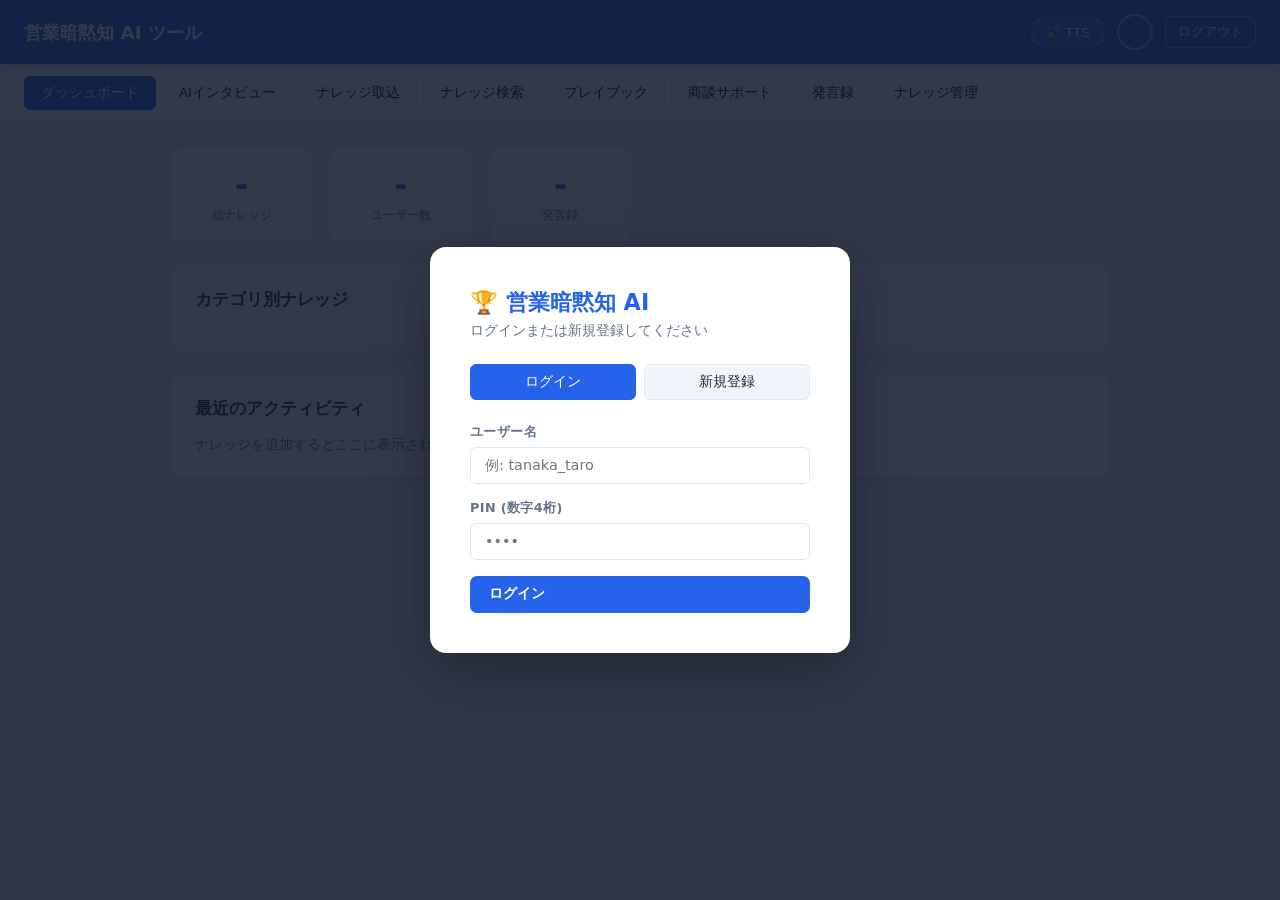
<file: frontend/index.html>
<!DOCTYPE html>
<html lang="ja">
<head>
  <meta charset="UTF-8" />
  <meta name="viewport" content="width=device-width, initial-scale=1.0" />
  <title>営業暗黙知 AI ツール</title>
  <style>
    :root {
      --primary: #2563eb;
      --primary-dark: #1d4ed8;
      --primary-light: #dbeafe;
      --surface: #f1f5f9;
      --card: #ffffff;
      --border: #e2e8f0;
      --text: #1e293b;
      --text-muted: #64748b;
      --success: #16a34a;
      --success-light: #dcfce7;
      --danger: #dc2626;
      --danger-light: #fee2e2;
      --warning: #f59e0b;
      --warning-light: #fef3c7;
    }
    * { box-sizing: border-box; margin: 0; padding: 0; }
    body { font-family: 'Segoe UI', system-ui, sans-serif; background: var(--surface); color: var(--text); min-height: 100vh; }

    /* ===== Login Overlay ===== */
    #login-overlay {
      position: fixed; inset: 0; background: rgba(15,23,42,0.85); z-index: 1000;
      display: flex; align-items: center; justify-content: center;
    }
    #login-overlay.hidden { display: none; }
    .login-box {
      background: var(--card); border-radius: 16px; padding: 2.5rem; width: 100%; max-width: 420px;
      box-shadow: 0 20px 60px rgba(0,0,0,0.3);
    }
    .login-box h2 { font-size: 1.4rem; font-weight: 700; margin-bottom: .25rem; color: var(--primary); }
    .login-box p { font-size: .875rem; color: var(--text-muted); margin-bottom: 1.5rem; }
    .login-tabs { display: flex; gap: .5rem; margin-bottom: 1.5rem; }
    .login-tab { flex: 1; padding: .5rem; border: 1px solid var(--border); border-radius: 6px; background: var(--surface); cursor: pointer; font-size: .875rem; font-weight: 500; text-align: center; transition: all .15s; }
    .login-tab.active { background: var(--primary); color: #fff; border-color: var(--primary); }

    /* ===== Header ===== */
    header {
      background: var(--primary); color: #fff; padding: .875rem 1.5rem;
      display: flex; align-items: center; gap: 1rem; box-shadow: 0 2px 8px rgba(0,0,0,.15);
      position: sticky; top: 0; z-index: 100;
    }
    header h1 { font-size: 1.15rem; font-weight: 700; flex: 1; }
    .header-actions { display: flex; align-items: center; gap: .75rem; }
    .tts-btn {
      padding: .4rem .9rem; border: 1px solid rgba(255,255,255,.4); border-radius: 20px;
      background: rgba(255,255,255,.1); color: #fff; cursor: pointer; font-size: .8rem;
      transition: background .15s;
    }
    .tts-btn.active { background: rgba(255,255,255,.25); border-color: rgba(255,255,255,.7); }
    .tts-btn:hover { background: rgba(255,255,255,.2); }
    .user-avatar {
      width: 36px; height: 36px; border-radius: 50%; display: flex; align-items: center;
      justify-content: center; font-weight: 700; font-size: .85rem; cursor: pointer;
      border: 2px solid rgba(255,255,255,.5); flex-shrink: 0;
    }
    .logout-btn {
      padding: .4rem .75rem; border: 1px solid rgba(255,255,255,.4); border-radius: 6px;
      background: transparent; color: #fff; cursor: pointer; font-size: .8rem;
    }
    .logout-btn:hover { background: rgba(255,255,255,.15); }

    /* ===== Nav ===== */
    nav {
      display: flex; gap: .375rem; padding: .75rem 1.5rem; background: var(--card);
      border-bottom: 1px solid var(--border); flex-wrap: wrap; overflow-x: auto;
    }
    nav button {
      padding: .45rem 1rem; border: 1px solid var(--border); border-radius: 6px;
      background: var(--card); cursor: pointer; font-size: .85rem; white-space: nowrap;
      transition: all .15s; font-weight: 500;
    }
    nav button:hover { background: var(--surface); }
    nav button.active { background: var(--primary); color: #fff; border-color: var(--primary); }

    /* ===== Main ===== */
    main { max-width: 980px; margin: 1.5rem auto; padding: 0 1.25rem 4rem; }
    .section { display: none; }
    .section.visible { display: block; }

    /* ===== Cards ===== */
    .card {
      background: var(--card); border: 1px solid var(--border); border-radius: 12px;
      padding: 1.5rem; margin-bottom: 1.25rem;
      box-shadow: 0 1px 3px rgba(0,0,0,.05);
    }
    .card h2 { font-size: 1.05rem; font-weight: 600; margin-bottom: 1rem; }
    .card:hover { box-shadow: 0 3px 12px rgba(0,0,0,.08); transition: box-shadow .2s; }

    /* ===== Forms ===== */
    .form-group { margin-bottom: 1rem; }
    label { display: block; font-size: .8rem; font-weight: 600; margin-bottom: .35rem; color: var(--text-muted); text-transform: uppercase; letter-spacing: .03em; }
    input[type=text], input[type=password], textarea, select {
      width: 100%; padding: .6rem .875rem; border: 1px solid var(--border);
      border-radius: 6px; font-size: .9rem; font-family: inherit; background: var(--card);
    }
    textarea { resize: vertical; min-height: 100px; }
    input:focus, textarea:focus, select:focus { outline: none; border-color: var(--primary); box-shadow: 0 0 0 3px rgba(37,99,235,.1); }

    /* ===== Buttons ===== */
    .btn { padding: .6rem 1.2rem; border: none; border-radius: 7px; font-size: .875rem; font-weight: 600; cursor: pointer; transition: all .15s; display: inline-flex; align-items: center; gap: .4rem; }
    .btn:disabled { opacity: .6; cursor: not-allowed; }
    .btn-primary { background: var(--primary); color: #fff; }
    .btn-primary:hover:not(:disabled) { background: var(--primary-dark); }
    .btn-success { background: var(--success); color: #fff; }
    .btn-success:hover:not(:disabled) { background: #15803d; }
    .btn-danger { background: var(--danger); color: #fff; }
    .btn-danger:hover:not(:disabled) { background: #b91c1c; }
    .btn-warning { background: var(--warning); color: #fff; }
    .btn-warning:hover:not(:disabled) { background: #d97706; }
    .btn-ghost { background: var(--surface); color: var(--text); border: 1px solid var(--border); }
    .btn-ghost:hover:not(:disabled) { background: var(--border); }
    .btn-sm { padding: .35rem .75rem; font-size: .8rem; }
    .btn-icon { padding: .4rem; width: 36px; height: 36px; border-radius: 8px; justify-content: center; }
    .btn-row { display: flex; gap: .625rem; flex-wrap: wrap; margin-top: .75rem; }

    /* ===== Chat ===== */
    .chat-area {
      height: 380px; overflow-y: auto; border: 1px solid var(--border); border-radius: 10px;
      padding: 1rem; display: flex; flex-direction: column; gap: .75rem;
      background: var(--surface); margin-bottom: 1rem;
    }
    .msg { max-width: 82%; padding: .75rem 1rem; border-radius: 12px; font-size: .9rem; line-height: 1.55; }
    .msg.ai { background: var(--card); border: 1px solid var(--border); align-self: flex-start; }
    .msg.ai.speaking { border-color: var(--primary); box-shadow: 0 0 0 2px rgba(37,99,235,.2); }
    .msg.user { background: var(--primary); color: #fff; align-self: flex-end; }
    .chat-controls { display: flex; gap: .625rem; align-items: center; }
    .chat-controls input { flex: 1; }

    /* ===== Mic button ===== */
    .mic-btn {
      width: 44px; height: 44px; border-radius: 50%; border: none; cursor: pointer;
      display: flex; align-items: center; justify-content: center; font-size: 1.1rem;
      background: var(--surface); border: 1.5px solid var(--border); transition: all .15s;
      flex-shrink: 0;
    }
    .mic-btn.listening {
      background: #fee2e2; border-color: var(--danger);
      animation: pulse-mic 1s ease-in-out infinite;
    }
    @keyframes pulse-mic {
      0%, 100% { box-shadow: 0 0 0 0 rgba(220,38,38,.4); }
      50% { box-shadow: 0 0 0 8px rgba(220,38,38,0); }
    }
    .recording-indicator {
      display: none; align-items: center; gap: .5rem; font-size: .8rem; color: var(--danger);
      font-weight: 600;
    }
    .recording-indicator.active { display: flex; }
    .rec-dot {
      width: 10px; height: 10px; border-radius: 50%; background: var(--danger);
      animation: blink 1s step-start infinite;
    }
    @keyframes blink { 50% { opacity: 0; } }

    /* ===== Knowledge cards ===== */
    .knowledge-grid { display: grid; gap: .875rem; }
    .knowledge-card {
      background: var(--card); border: 1px solid var(--border); border-radius: 10px;
      padding: 1rem; transition: box-shadow .15s;
    }
    .knowledge-card:hover { box-shadow: 0 3px 12px rgba(0,0,0,.08); }
    .knowledge-card .cat {
      display: inline-block; font-size: .72rem; padding: .2rem .65rem; border-radius: 20px;
      background: var(--primary-light); color: var(--primary-dark); margin-bottom: .5rem; font-weight: 600;
    }
    .knowledge-card h3 { font-size: .92rem; font-weight: 600; margin-bottom: .4rem; }
    .knowledge-card p { font-size: .84rem; color: var(--text-muted); line-height: 1.55; }
    .knowledge-card .tags { margin-top: .5rem; display: flex; flex-wrap: wrap; gap: .3rem; }
    .tag { font-size: .72rem; padding: .15rem .55rem; background: var(--surface); border-radius: 12px; color: var(--text-muted); }
    .knowledge-card .card-actions { display: flex; gap: .4rem; margin-top: .75rem; flex-wrap: wrap; align-items: center; }
    .enriched-badge { font-size: .7rem; padding: .15rem .5rem; background: #fef3c7; color: #92400e; border-radius: 12px; font-weight: 600; }

    /* ===== Stats ===== */
    .stats-row { display: grid; grid-template-columns: repeat(auto-fill, minmax(140px, 1fr)); gap: 1rem; margin-bottom: 1.25rem; }
    .stat-card { background: var(--card); border: 1px solid var(--border); border-radius: 10px; padding: 1.1rem; text-align: center; }
    .stat-card .num { font-size: 2rem; font-weight: 700; color: var(--primary); }
    .stat-card .label { font-size: .75rem; color: var(--text-muted); margin-top: .2rem; }

    /* ===== Alerts ===== */
    .alert { padding: .75rem 1rem; border-radius: 8px; margin-bottom: 1rem; font-size: .875rem; }
    .alert-success { background: var(--success-light); color: var(--success); }
    .alert-error { background: var(--danger-light); color: var(--danger); }
    .alert-info { background: var(--primary-light); color: var(--primary-dark); }

    /* ===== Spinner ===== */
    .spinner { display: inline-block; width: 16px; height: 16px; border: 2px solid rgba(255,255,255,.4); border-top-color: #fff; border-radius: 50%; animation: spin .6s linear infinite; }
    .spinner-dark { border-color: rgba(0,0,0,.15); border-top-color: var(--primary); }
    @keyframes spin { to { transform: rotate(360deg); } }

    /* ===== Search row ===== */
    .search-row { display: flex; gap: .625rem; margin-bottom: 1rem; flex-wrap: wrap; }
    .search-row input { flex: 1; min-width: 200px; }

    /* ===== Playbook ===== */
    .playbook-content { white-space: pre-wrap; font-size: .875rem; line-height: 1.75; background: var(--surface); padding: 1rem; border-radius: 8px; border: 1px solid var(--border); max-height: 500px; overflow-y: auto; }

    /* ===== Tabs (inside section) ===== */
    .tab-bar { display: flex; border-bottom: 1px solid var(--border); margin-bottom: 1.25rem; gap: 0; }
    .tab-btn { padding: .6rem 1.1rem; border: none; background: transparent; cursor: pointer; font-size: .875rem; font-weight: 500; color: var(--text-muted); border-bottom: 2px solid transparent; margin-bottom: -1px; transition: all .15s; }
    .tab-btn.active { color: var(--primary); border-bottom-color: var(--primary); font-weight: 600; }
    .tab-panel { display: none; }
    .tab-panel.active { display: block; }

    /* ===== Leaderboard ===== */
    .leaderboard { display: grid; gap: .625rem; }
    .leaderboard-item { display: flex; align-items: center; gap: .875rem; padding: .75rem 1rem; background: var(--surface); border-radius: 8px; }
    .rank { font-size: 1.1rem; font-weight: 700; color: var(--text-muted); width: 24px; text-align: center; }
    .rank-1 { color: #f59e0b; }
    .rank-2 { color: #94a3b8; }
    .rank-3 { color: #c2722b; }
    .lb-avatar { width: 38px; height: 38px; border-radius: 50%; display: flex; align-items: center; justify-content: center; font-weight: 700; font-size: .85rem; flex-shrink: 0; }
    .lb-name { flex: 1; font-weight: 600; font-size: .9rem; }
    .lb-count { font-size: .8rem; color: var(--text-muted); }
    .lb-badge { font-size: .72rem; padding: .15rem .5rem; background: var(--primary-light); color: var(--primary-dark); border-radius: 12px; font-weight: 600; }

    /* ===== Transcript list ===== */
    .transcript-item { border: 1px solid var(--border); border-radius: 10px; padding: 1rem; margin-bottom: .75rem; cursor: pointer; transition: box-shadow .15s; }
    .transcript-item:hover { box-shadow: 0 3px 12px rgba(0,0,0,.08); }
    .transcript-item .t-header { display: flex; align-items: center; gap: .75rem; margin-bottom: .5rem; }
    .transcript-item .t-title { font-weight: 600; font-size: .9rem; flex: 1; }
    .transcript-item .t-meta { font-size: .78rem; color: var(--text-muted); }
    .transcript-item .t-preview { font-size: .84rem; color: var(--text-muted); line-height: 1.5; }
    .transcript-item .t-full { margin-top: .75rem; font-size: .84rem; line-height: 1.6; display: none; white-space: pre-wrap; }
    .transcript-item.expanded .t-full { display: block; }
    .source-badge { font-size: .7rem; padding: .15rem .55rem; border-radius: 12px; font-weight: 600; }
    .source-file { background: #e0f2fe; color: #0369a1; }
    .source-browser { background: #f0fdf4; color: #166534; }
    .source-interview { background: #fdf4ff; color: #7e22ce; }

    /* ===== Edit modal ===== */
    .modal-backdrop { position: fixed; inset: 0; background: rgba(15,23,42,.5); z-index: 500; display: flex; align-items: center; justify-content: center; }
    .modal-backdrop.hidden { display: none; }
    .modal { background: var(--card); border-radius: 14px; padding: 2rem; width: 100%; max-width: 580px; max-height: 90vh; overflow-y: auto; box-shadow: 0 20px 60px rgba(0,0,0,.25); }
    .modal h3 { font-size: 1.1rem; font-weight: 700; margin-bottom: 1.25rem; }
    .modal-actions { display: flex; gap: .625rem; margin-top: 1.25rem; justify-content: flex-end; }

    /* ===== Audio tabs ===== */
    .audio-drop-area {
      border: 2px dashed var(--border); border-radius: 10px; padding: 2.5rem; text-align: center;
      cursor: pointer; transition: all .2s; color: var(--text-muted);
    }
    .audio-drop-area:hover, .audio-drop-area.drag-over { border-color: var(--primary); background: var(--primary-light); }
    .audio-drop-area .drop-icon { font-size: 2.5rem; margin-bottom: .75rem; }
    .audio-drop-area p { font-size: .875rem; }

    /* ===== Activity feed ===== */
    .activity-feed { display: grid; gap: .5rem; }
    .activity-item { display: flex; align-items: flex-start; gap: .75rem; padding: .625rem .875rem; background: var(--surface); border-radius: 8px; }
    .activity-icon { font-size: 1rem; flex-shrink: 0; margin-top: .1rem; }
    .activity-text { font-size: .84rem; flex: 1; line-height: 1.45; }
    .activity-time { font-size: .75rem; color: var(--text-muted); white-space: nowrap; }

    /* ===== Synthesis result ===== */
    .synthesis-result { white-space: pre-wrap; font-size: .875rem; line-height: 1.75; }

    @media (max-width: 640px) {
      main { padding: 0 .75rem 3rem; }
      .stats-row { grid-template-columns: repeat(2, 1fr); }
      header h1 { font-size: 1rem; }
    }
  </style>
</head>
<body>

<!-- ===== Login Overlay ===== -->
<div id="login-overlay">
  <div class="login-box">
    <h2>🏆 営業暗黙知 AI</h2>
    <p>ログインまたは新規登録してください</p>
    <div class="login-tabs">
      <div class="login-tab active" onclick="switchLoginTab('login')">ログイン</div>
      <div class="login-tab" onclick="switchLoginTab('register')">新規登録</div>
    </div>
    <div id="login-form">
      <div class="form-group">
        <label>ユーザー名</label>
        <input type="text" id="login-name" placeholder="例: tanaka_taro" />
      </div>
      <div class="form-group">
        <label>PIN (数字4桁)</label>
        <input type="password" id="login-pin" placeholder="••••" maxlength="4" />
      </div>
      <div id="login-error" style="color:var(--danger);font-size:.85rem;margin-bottom:.75rem;display:none;"></div>
      <button class="btn btn-primary" style="width:100%" onclick="doLogin()">ログイン</button>
    </div>
    <div id="register-form" style="display:none;">
      <div class="form-group">
        <label>ユーザー名 (英数字・アンダースコア)</label>
        <input type="text" id="reg-name" placeholder="例: tanaka_taro" />
      </div>
      <div class="form-group">
        <label>表示名</label>
        <input type="text" id="reg-display" placeholder="例: 田中 太郎" />
      </div>
      <div class="form-group">
        <label>PIN (数字4桁)</label>
        <input type="password" id="reg-pin" placeholder="••••" maxlength="4" />
      </div>
      <div id="register-error" style="color:var(--danger);font-size:.85rem;margin-bottom:.75rem;display:none;"></div>
      <button class="btn btn-primary" style="width:100%" onclick="doRegister()">登録してログイン</button>
    </div>
  </div>
</div>

<!-- ===== Edit Modal ===== -->
<div id="edit-modal" class="modal-backdrop hidden">
  <div class="modal">
    <h3>ナレッジを編集</h3>
    <input type="hidden" id="edit-id" />
    <div class="form-group">
      <label>タイトル</label>
      <input type="text" id="edit-title" />
    </div>
    <div class="form-group">
      <label>内容</label>
      <textarea id="edit-content" rows="8"></textarea>
    </div>
    <div class="modal-actions">
      <button class="btn btn-ghost" onclick="closeEditModal()">キャンセル</button>
      <button class="btn btn-primary" onclick="saveEdit()">保存</button>
    </div>
  </div>
</div>

<!-- ===== Header ===== -->
<header>
  <h1>営業暗黙知 AI ツール</h1>
  <div class="header-actions">
    <button class="tts-btn" id="tts-btn" onclick="toggleTTS()" title="音声読み上げ">🔊 TTS</button>
    <div class="user-avatar" id="user-avatar" title="ユーザー情報"></div>
    <button class="logout-btn" onclick="doLogout()">ログアウト</button>
  </div>
</header>

<!-- ===== Navigation ===== -->
<nav id="main-nav">
  <button class="active" onclick="showSection('dashboard', this)">ダッシュボード</button>
  <button onclick="showSection('interview', this)">AIインタビュー</button>
  <button onclick="showSection('ingest', this)">ナレッジ取込</button>
  <button onclick="showSection('search', this)">ナレッジ検索</button>
  <button onclick="showSection('playbook', this)">プレイブック</button>
  <button onclick="showSection('realtime', this)">商談サポート</button>
  <button onclick="showSection('transcripts', this)">発言録</button>
  <button onclick="showSection('manage', this)">ナレッジ管理</button>
</nav>

<main>

  <!-- ===== ダッシュボード ===== -->
  <div id="sec-dashboard" class="section visible">
    <div class="stats-row" id="stats-row">
      <div class="stat-card"><div class="num" id="stat-total">-</div><div class="label">総ナレッジ</div></div>
      <div class="stat-card"><div class="num" id="stat-users">-</div><div class="label">ユーザー数</div></div>
      <div class="stat-card"><div class="num" id="stat-transcripts">-</div><div class="label">発言録</div></div>
    </div>
    <div style="display:grid;grid-template-columns:1fr 1fr;gap:1.25rem;">
      <div class="card">
        <h2>カテゴリ別ナレッジ</h2>
        <div id="cat-stats" style="display:grid;gap:.5rem;"></div>
      </div>
      <div class="card">
        <h2>🏆 貢献ランキング</h2>
        <div class="leaderboard" id="leaderboard"></div>
      </div>
    </div>
    <div class="card">
      <h2>最近のアクティビティ</h2>
      <div class="activity-feed" id="activity-feed">
        <p style="color:var(--text-muted);font-size:.875rem;">ナレッジを追加するとここに表示されます</p>
      </div>
    </div>
  </div>

  <!-- ===== AIインタビュー ===== -->
  <div id="sec-interview" class="section">
    <div class="card" id="interview-start-card">
      <h2>インタビューを開始する</h2>
      <div id="interview-user-info" style="margin-bottom:1rem;font-size:.875rem;color:var(--text-muted);"></div>
      <div class="form-group">
        <label>担当者名</label>
        <input type="text" id="interviewee-name" placeholder="例: 田中 太郎" />
      </div>
      <div class="form-group">
        <label>テーマ（任意）</label>
        <input type="text" id="interview-topic" placeholder="例: 大企業向けクロージング、反論処理など" />
      </div>
      <button class="btn btn-primary" onclick="startInterview()">インタビュー開始</button>
    </div>

    <div class="card" id="interview-chat-card" style="display:none;">
      <h2 id="interview-title">インタビュー中...</h2>
      <div class="chat-area" id="chat-area"></div>
      <div class="recording-indicator" id="rec-indicator">
        <div class="rec-dot"></div>
        <span id="rec-label">録音中...</span>
      </div>
      <div class="chat-controls">
        <button class="mic-btn" id="mic-btn" onclick="toggleSpeechInput()" title="音声入力">🎤</button>
        <button class="btn btn-ghost btn-sm" id="hq-rec-btn" onclick="toggleHighQualityRec()" title="高精度録音 (Whisper)">🎙 高精度録音</button>
        <input type="text" id="chat-input" placeholder="メッセージを入力...（Enterで送信）" onkeydown="if(event.key==='Enter')sendMessage()" />
        <button class="btn btn-primary" onclick="sendMessage()">送信</button>
        <button class="btn btn-warning" onclick="finalizeInterview()">完了・形式知化</button>
      </div>
      <div id="finalize-result" style="margin-top:1rem;"></div>
    </div>
  </div>

  <!-- ===== ナレッジ取込 ===== -->
  <div id="sec-ingest" class="section">
    <div class="card">
      <div class="tab-bar">
        <button class="tab-btn active" onclick="switchIngestTab('audio-file', this)">音声ファイル</button>
        <button class="tab-btn" onclick="switchIngestTab('live-rec', this)">ライブ録音</button>
        <button class="tab-btn" onclick="switchIngestTab('text-paste', this)">テキスト貼付</button>
        <button class="tab-btn" onclick="switchIngestTab('doc-upload', this)">ドキュメント</button>
      </div>

      <!-- 音声ファイル -->
      <div id="tab-audio-file" class="tab-panel active">
        <h2>音声ファイルをアップロード</h2>
        <div class="audio-drop-area" id="audio-drop-area" onclick="document.getElementById('audio-file-input').click()">
          <div class="drop-icon">🎵</div>
          <p>クリックまたはドラッグ＆ドロップでファイルを選択</p>
          <p style="font-size:.78rem;margin-top:.5rem;opacity:.7;">対応形式: MP3, MP4, M4A, WAV, WebM, OGG, FLAC (最大25MB)</p>
          <input type="file" id="audio-file-input" accept=".mp3,.mp4,.m4a,.wav,.webm,.ogg,.oga,.flac,.mpeg,.mpga" style="display:none;" onchange="handleAudioFileSelect(this)" />
        </div>
        <div id="audio-file-info" style="display:none;margin-top:1rem;" class="alert alert-info"></div>
        <div class="form-group" style="margin-top:1rem;">
          <label><input type="checkbox" id="audio-extract-knowledge" checked style="width:auto;margin-right:.4rem;" /> ナレッジを自動抽出する</label>
        </div>
        <button class="btn btn-primary" id="audio-upload-btn" onclick="uploadAudioFile()" disabled>文字起こし・抽出</button>
        <div id="audio-result" style="margin-top:1rem;"></div>
      </div>

      <!-- ライブ録音 -->
      <div id="tab-live-rec" class="tab-panel">
        <h2>ライブ録音</h2>
        <p style="font-size:.875rem;color:var(--text-muted);margin-bottom:1.25rem;">マイクで録音し、Whisperで高精度に文字起こしします。</p>
        <div style="display:flex;gap:1rem;align-items:center;flex-wrap:wrap;">
          <button class="btn btn-danger" id="live-rec-btn" onclick="toggleLiveRecording()">● 録音開始</button>
          <div class="recording-indicator" id="live-rec-indicator">
            <div class="rec-dot"></div>
            <span id="live-rec-time">0:00</span>
          </div>
        </div>
        <div id="live-rec-result" style="margin-top:1.25rem;"></div>
      </div>

      <!-- テキスト貼付 -->
      <div id="tab-text-paste" class="tab-panel">
        <h2>テキスト直接入力</h2>
        <div class="form-group">
          <label>ソース種別</label>
          <select id="text-source-type">
            <option value="document">商談メモ・議事録</option>
            <option value="audio">音声文字起こし</option>
            <option value="chat">Slack/チャットログ</option>
          </select>
        </div>
        <div class="form-group">
          <label>ソース名</label>
          <input type="text" id="text-source-name" placeholder="例: 2024-11 ABC商事商談" />
        </div>
        <div class="form-group">
          <label>テキスト</label>
          <textarea id="ingest-text" rows="8" placeholder="ここにテキストを貼り付けてください..."></textarea>
        </div>
        <button class="btn btn-primary" onclick="ingestText()">ナレッジを抽出・登録</button>
        <div id="text-result" style="margin-top:1rem;"></div>
      </div>

      <!-- ドキュメント -->
      <div id="tab-doc-upload" class="tab-panel">
        <h2>ファイルアップロード（商談メモ・議事録）</h2>
        <div class="form-group">
          <label>テキストファイル (.txt, .md, .csv)</label>
          <input type="file" id="upload-file" accept=".txt,.md,.csv" />
        </div>
        <div class="form-group">
          <label>ソースヒント（任意）</label>
          <input type="text" id="upload-hint" placeholder="例: 2024年Q4 エンタープライズ商談メモ" />
        </div>
        <button class="btn btn-primary" onclick="uploadDocument()">アップロード・抽出</button>
        <div id="upload-result" style="margin-top:1rem;"></div>
      </div>
    </div>
  </div>

  <!-- ===== ナレッジ検索 ===== -->
  <div id="sec-search" class="section">
    <div class="card">
      <h2>ナレッジ検索</h2>
      <div class="search-row">
        <input type="text" id="search-query" placeholder="例: 価格交渉の断り方、初回アポの取り方..." onkeydown="if(event.key==='Enter')searchKnowledge()" />
        <select id="search-cat" style="width:160px;">
          <option value="">全カテゴリ</option>
          <option value="objection_handling">反論処理</option>
          <option value="rapport_building">関係構築</option>
          <option value="needs_discovery">ニーズ発掘</option>
          <option value="closing">クロージング</option>
          <option value="product_knowledge">製品知識</option>
          <option value="competitor_info">競合情報</option>
          <option value="process">プロセス</option>
          <option value="other">その他</option>
        </select>
        <button class="btn btn-primary" onclick="searchKnowledge()">検索</button>
      </div>
      <div class="knowledge-grid" id="search-results"></div>
    </div>

    <div class="card">
      <h2>全ナレッジ一覧</h2>
      <div class="knowledge-grid" id="knowledge-list"></div>
    </div>
  </div>

  <!-- ===== プレイブック ===== -->
  <div id="sec-playbook" class="section">
    <div class="card">
      <h2>プレイブック生成</h2>
      <div class="form-group">
        <label>シナリオ</label>
        <input type="text" id="pb-scenario" placeholder="例: 競合他社と比較されて価格が高いと言われた場合の対処法" />
      </div>
      <div class="form-group">
        <label>タイトル（任意）</label>
        <input type="text" id="pb-title" placeholder="省略した場合は自動生成" />
      </div>
      <button class="btn btn-primary" onclick="generatePlaybook()">プレイブックを生成</button>
      <div id="pb-result" style="margin-top:1.5rem;"></div>
    </div>
    <div class="card">
      <h2>保存済みプレイブック</h2>
      <div id="pb-list"></div>
    </div>
  </div>

  <!-- ===== 商談サポート ===== -->
  <div id="sec-realtime" class="section">
    <div class="card">
      <h2>商談リアルタイムサポート</h2>
      <p style="font-size:.875rem;color:var(--text-muted);margin-bottom:1rem;">現在の商談状況を入力すると、蓄積ナレッジを元にすぐ使えるアドバイスを提供します。</p>
      <div class="form-group">
        <label>商談の状況</label>
        <textarea id="rt-situation" rows="5" placeholder="例: 顧客が「予算がない」と言って断ろうとしている。まだニーズはありそうだが..."></textarea>
      </div>
      <button class="btn btn-primary" onclick="getRealtimeSuggestion()">アドバイスを取得</button>
      <div id="rt-result" style="margin-top:1.5rem;"></div>
    </div>
  </div>

  <!-- ===== 発言録 ===== -->
  <div id="sec-transcripts" class="section">
    <div class="card">
      <h2>発言録一覧</h2>
      <div style="display:flex;gap:.625rem;margin-bottom:1rem;flex-wrap:wrap;align-items:center;">
        <select id="transcript-filter-user" style="width:180px;" onchange="loadTranscripts()">
          <option value="">全ユーザー</option>
        </select>
        <button class="btn btn-ghost btn-sm" onclick="loadTranscripts()">更新</button>
      </div>
      <div id="transcript-list">
        <p style="color:var(--text-muted);font-size:.875rem;">発言録がありません</p>
      </div>
    </div>
  </div>

  <!-- ===== ナレッジ管理 ===== -->
  <div id="sec-manage" class="section">
    <div class="card">
      <h2>ナレッジ管理</h2>
      <div style="display:flex;gap:.625rem;margin-bottom:1rem;flex-wrap:wrap;align-items:center;">
        <select id="manage-cat-filter" style="width:180px;" onchange="loadManageList()">
          <option value="">全カテゴリ</option>
          <option value="objection_handling">反論処理</option>
          <option value="rapport_building">関係構築</option>
          <option value="needs_discovery">ニーズ発掘</option>
          <option value="closing">クロージング</option>
          <option value="product_knowledge">製品知識</option>
          <option value="competitor_info">競合情報</option>
          <option value="process">プロセス</option>
          <option value="other">その他</option>
        </select>
        <button class="btn btn-ghost btn-sm" onclick="loadManageList()">更新</button>
        <button class="btn btn-primary btn-sm" onclick="synthesizeCategory()" id="synth-btn">カテゴリ分析</button>
      </div>
      <div id="manage-synth-result" style="margin-bottom:1rem;"></div>
      <div class="knowledge-grid" id="manage-list"></div>
    </div>
  </div>

</main>

<script>
const API = '';
const CAT_LABELS = {
  objection_handling: '反論処理',
  rapport_building: '関係構築',
  needs_discovery: 'ニーズ発掘',
  closing: 'クロージング',
  product_knowledge: '製品知識',
  competitor_info: '競合情報',
  process: 'プロセス',
  other: 'その他',
};

// ===== State =====
let currentUser = null;
let ttsEnabled = false;
let currentSessionId = null;

// Speech Recognition
const SpeechRecognition = window.SpeechRecognition || window.webkitSpeechRecognition;
let recognition = null;
let isListening = false;

// MediaRecorder
let mediaRecorder = null;
let audioChunks = [];
let isHQRecording = false;
let liveMediaRecorder = null;
let liveAudioChunks = [];
let isLiveRecording = false;
let liveRecTimer = null;
let liveRecSeconds = 0;

// ===== Init =====
(function init() {
  // Load persisted state
  const saved = localStorage.getItem('currentUser');
  if (saved) {
    try { currentUser = JSON.parse(saved); } catch(e) {}
  }
  ttsEnabled = localStorage.getItem('ttsEnabled') === 'true';
  updateTTSBtn();

  if (currentUser) {
    hideLoginOverlay();
    updateUserAvatar();
    loadStats();
  }

  // Setup audio drag/drop
  const dropArea = document.getElementById('audio-drop-area');
  if (dropArea) {
    dropArea.addEventListener('dragover', e => { e.preventDefault(); dropArea.classList.add('drag-over'); });
    dropArea.addEventListener('dragleave', () => dropArea.classList.remove('drag-over'));
    dropArea.addEventListener('drop', e => {
      e.preventDefault();
      dropArea.classList.remove('drag-over');
      const file = e.dataTransfer.files[0];
      if (file) setAudioFile(file);
    });
  }
})();

// ===== Login/Register =====
function switchLoginTab(tab) {
  document.querySelectorAll('.login-tab').forEach((t,i) => t.classList.toggle('active', (i===0 && tab==='login') || (i===1 && tab==='register')));
  document.getElementById('login-form').style.display = tab === 'login' ? 'block' : 'none';
  document.getElementById('register-form').style.display = tab === 'register' ? 'block' : 'none';
}

async function doLogin() {
  const name = document.getElementById('login-name').value.trim();
  const pin = document.getElementById('login-pin').value.trim();
  const errEl = document.getElementById('login-error');
  errEl.style.display = 'none';
  if (!name || !pin) { errEl.textContent = '名前とPINを入力してください'; errEl.style.display = 'block'; return; }
  try {
    const data = await apiFetch('/users/login', { method: 'POST', headers: {'Content-Type':'application/json'}, body: JSON.stringify({ name, pin }) });
    setCurrentUser(data);
  } catch(e) {
    errEl.textContent = 'ログイン失敗: ' + extractError(e);
    errEl.style.display = 'block';
  }
}

async function doRegister() {
  const name = document.getElementById('reg-name').value.trim();
  const displayName = document.getElementById('reg-display').value.trim();
  const pin = document.getElementById('reg-pin').value.trim();
  const errEl = document.getElementById('register-error');
  errEl.style.display = 'none';
  if (!name || !displayName || !pin) { errEl.textContent = '全ての項目を入力してください'; errEl.style.display = 'block'; return; }
  try {
    const data = await apiFetch('/users/register', { method: 'POST', headers: {'Content-Type':'application/json'}, body: JSON.stringify({ name, display_name: displayName, pin }) });
    setCurrentUser(data);
  } catch(e) {
    errEl.textContent = '登録失敗: ' + extractError(e);
    errEl.style.display = 'block';
  }
}

function setCurrentUser(user) {
  currentUser = user;
  localStorage.setItem('currentUser', JSON.stringify(user));
  hideLoginOverlay();
  updateUserAvatar();
  loadStats();
  // Update interview section with user info
  const infoEl = document.getElementById('interview-user-info');
  if (infoEl) infoEl.textContent = `ログイン中: ${user.display_name}`;
}

function doLogout() {
  currentUser = null;
  localStorage.removeItem('currentUser');
  document.getElementById('login-overlay').classList.remove('hidden');
  document.getElementById('login-name').value = '';
  document.getElementById('login-pin').value = '';
  document.getElementById('login-error').style.display = 'none';
}

function hideLoginOverlay() {
  document.getElementById('login-overlay').classList.add('hidden');
  if (currentUser) {
    const infoEl = document.getElementById('interview-user-info');
    if (infoEl) infoEl.textContent = `ログイン中: ${currentUser.display_name}`;
  }
}

function updateUserAvatar() {
  const av = document.getElementById('user-avatar');
  if (currentUser && av) {
    av.style.background = currentUser.color || '#2563eb';
    av.textContent = (currentUser.display_name || currentUser.name || '?').charAt(0).toUpperCase();
    av.title = currentUser.display_name;
  }
}

// ===== TTS =====
function toggleTTS() {
  ttsEnabled = !ttsEnabled;
  localStorage.setItem('ttsEnabled', ttsEnabled);
  updateTTSBtn();
}
function updateTTSBtn() {
  const btn = document.getElementById('tts-btn');
  if (btn) btn.classList.toggle('active', ttsEnabled);
}
function speak(text) {
  if (!ttsEnabled || !window.speechSynthesis) return;
  const u = new SpeechSynthesisUtterance(text);
  u.lang = 'ja-JP';
  window.speechSynthesis.cancel();
  window.speechSynthesis.speak(u);
}

// ===== Navigation =====
function showSection(name, btn) {
  document.querySelectorAll('.section').forEach(s => s.classList.remove('visible'));
  document.querySelectorAll('nav button').forEach(b => b.classList.remove('active'));
  document.getElementById(`sec-${name}`).classList.add('visible');
  if (btn) btn.classList.add('active');
  if (name === 'dashboard') loadDashboard();
  if (name === 'search') loadKnowledgeList();
  if (name === 'playbook') loadPlaybookList();
  if (name === 'transcripts') { loadTranscriptUserFilter(); loadTranscripts(); }
  if (name === 'manage') loadManageList();
}

// ===== API helper =====
async function apiFetch(path, options = {}) {
  const res = await fetch(`${API}/api${path}`, options);
  if (!res.ok) {
    const text = await res.text();
    throw new Error(text);
  }
  return res.json();
}
function extractError(e) {
  try { const p = JSON.parse(e.message); return p.detail || e.message; } catch { return e.message; }
}

// ===== Dashboard =====
async function loadDashboard() {
  loadStats();
  loadLeaderboard();
  loadRecentActivity();
}

async function loadStats() {
  try {
    const data = await apiFetch('/knowledge/stats/summary');
    document.getElementById('stat-total').textContent = data.total ?? '-';
    const catEl = document.getElementById('cat-stats');
    catEl.innerHTML = '';
    const max = Math.max(...Object.values(data.by_category || {}), 1);
    for (const [cat, count] of Object.entries(data.by_category || {})) {
      catEl.innerHTML += `<div style="display:flex;align-items:center;gap:.75rem;">
        <span style="flex:1;font-size:.84rem;">${CAT_LABELS[cat] || cat}</span>
        <div style="background:var(--primary-light);height:18px;border-radius:4px;width:${Math.round((count/max)*180)}px;min-width:4px;"></div>
        <span style="font-weight:700;font-size:.84rem;">${count}</span>
      </div>`;
    }
  } catch(e) { console.error(e); }

  // Users count
  try {
    const users = await apiFetch('/users/list');
    document.getElementById('stat-users').textContent = users.length;
  } catch(e) {}

  // Transcripts count
  try {
    const tr = await apiFetch('/audio/transcripts?limit=1000');
    document.getElementById('stat-transcripts').textContent = tr.length;
  } catch(e) {}
}

async function loadLeaderboard() {
  try {
    const users = await apiFetch('/users/list');
    const sorted = [...users].sort((a,b) => b.knowledge_count - a.knowledge_count);
    const el = document.getElementById('leaderboard');
    if (!sorted.length) { el.innerHTML = '<p style="color:var(--text-muted);font-size:.875rem;">ユーザーがいません</p>'; return; }
    el.innerHTML = sorted.slice(0,8).map((u,i) => `
      <div class="leaderboard-item">
        <div class="rank rank-${i+1}">${i===0?'🥇':i===1?'🥈':i===2?'🥉':i+1}</div>
        <div class="lb-avatar" style="background:${u.color}">${(u.display_name||u.name).charAt(0).toUpperCase()}</div>
        <div class="lb-name">${u.display_name}</div>
        <div class="lb-count">${u.knowledge_count}件</div>
        ${u.transcript_count > 0 ? `<div class="lb-badge">🎤 ${u.transcript_count}</div>` : ''}
      </div>`).join('');
  } catch(e) { console.error(e); }
}

async function loadRecentActivity() {
  try {
    const items = await apiFetch('/knowledge/list?limit=5');
    const el = document.getElementById('activity-feed');
    if (!items.length) return;
    el.innerHTML = items.map(item => `
      <div class="activity-item">
        <div class="activity-icon">📚</div>
        <div class="activity-text">
          <strong>${item.title}</strong><br>
          <span style="font-size:.78rem;color:var(--text-muted);">${CAT_LABELS[item.category]||item.category}</span>
        </div>
        <div class="activity-time">${formatDate(item.created_at)}</div>
      </div>`).join('');
  } catch(e) {}
}

function formatDate(iso) {
  if (!iso) return '';
  const d = new Date(iso);
  const now = new Date();
  const diff = Math.floor((now - d) / 1000);
  if (diff < 60) return '今';
  if (diff < 3600) return Math.floor(diff/60) + '分前';
  if (diff < 86400) return Math.floor(diff/3600) + '時間前';
  return `${d.getMonth()+1}/${d.getDate()}`;
}

// ===== Interview =====
async function startInterview() {
  const name = document.getElementById('interviewee-name').value.trim();
  if (!name) return alert('担当者名を入力してください');
  const topic = document.getElementById('interview-topic').value.trim();
  try {
    const data = await apiFetch('/interview/start', {
      method: 'POST',
      headers: {'Content-Type': 'application/json'},
      body: JSON.stringify({ interviewee_name: name, topic: topic || null, user_id: currentUser?.id || null }),
    });
    currentSessionId = data.session_id;
    document.getElementById('interview-start-card').style.display = 'none';
    document.getElementById('interview-chat-card').style.display = 'block';
    document.getElementById('interview-title').textContent = `インタビュー: ${name}`;
    const chat = document.getElementById('chat-area');
    chat.innerHTML = '';
    addMessage('ai', data.greeting, true);
  } catch(e) { alert('エラー: ' + extractError(e)); }
}

function addMessage(role, text, autoSpeak = false) {
  const chat = document.getElementById('chat-area');
  const div = document.createElement('div');
  div.className = `msg ${role}`;
  div.textContent = text;
  chat.appendChild(div);
  chat.scrollTop = chat.scrollHeight;
  if (autoSpeak && role === 'ai') {
    speak(text);
    div.classList.add('speaking');
    setTimeout(() => div.classList.remove('speaking'), 5000);
  }
}

async function sendMessage() {
  const input = document.getElementById('chat-input');
  const text = input.value.trim();
  if (!text || !currentSessionId) return;
  input.value = '';
  addMessage('user', text);
  try {
    const data = await apiFetch('/interview/message', {
      method: 'POST',
      headers: {'Content-Type': 'application/json'},
      body: JSON.stringify({ session_id: currentSessionId, message: text }),
    });
    addMessage('ai', data.reply, true);
  } catch(e) { alert('エラー: ' + extractError(e)); }
}

async function finalizeInterview() {
  if (!currentSessionId) return;
  const btn = event.target;
  btn.disabled = true;
  btn.innerHTML = '<span class="spinner"></span> 形式知化中...';
  try {
    const data = await apiFetch(`/interview/finalize/${currentSessionId}`, { method: 'POST' });
    document.getElementById('finalize-result').innerHTML =
      `<div class="alert alert-success">✅ ${data.extracted_count}件の知見を形式知化・登録しました！</div>`;
    currentSessionId = null;
    setTimeout(() => {
      document.getElementById('interview-start-card').style.display = 'block';
      document.getElementById('interview-chat-card').style.display = 'none';
      document.getElementById('finalize-result').innerHTML = '';
    }, 3000);
  } catch(e) {
    document.getElementById('finalize-result').innerHTML = `<div class="alert alert-error">${extractError(e)}</div>`;
  } finally {
    btn.disabled = false;
    btn.innerHTML = '完了・形式知化';
  }
}

// ===== Speech Input (SpeechRecognition) =====
function toggleSpeechInput() {
  if (!SpeechRecognition) { alert('このブラウザは音声認識に対応していません'); return; }
  if (isListening) {
    recognition.stop();
  } else {
    recognition = new SpeechRecognition();
    recognition.lang = 'ja-JP';
    recognition.interimResults = false;
    recognition.continuous = false;
    recognition.onresult = (e) => {
      const transcript = e.results[0][0].transcript;
      const input = document.getElementById('chat-input');
      input.value = transcript;
      sendMessage();
    };
    recognition.onend = () => {
      isListening = false;
      const btn = document.getElementById('mic-btn');
      if (btn) { btn.classList.remove('listening'); btn.textContent = '🎤'; }
    };
    recognition.onerror = (e) => {
      isListening = false;
      const btn = document.getElementById('mic-btn');
      if (btn) { btn.classList.remove('listening'); btn.textContent = '🎤'; }
    };
    recognition.start();
    isListening = true;
    const btn = document.getElementById('mic-btn');
    if (btn) { btn.classList.add('listening'); btn.textContent = '⏹'; }
  }
}

// ===== High-Quality Recording (MediaRecorder + Whisper) =====
async function toggleHighQualityRec() {
  if (isHQRecording) {
    if (mediaRecorder) mediaRecorder.stop();
  } else {
    try {
      const stream = await navigator.mediaDevices.getUserMedia({ audio: true });
      mediaRecorder = new MediaRecorder(stream);
      audioChunks = [];
      mediaRecorder.ondataavailable = e => { if (e.data.size > 0) audioChunks.push(e.data); };
      mediaRecorder.onstop = async () => {
        isHQRecording = false;
        const btn = document.getElementById('hq-rec-btn');
        if (btn) { btn.textContent = '🎙 高精度録音'; btn.classList.remove('btn-danger'); }
        document.getElementById('rec-indicator').classList.remove('active');
        stream.getTracks().forEach(t => t.stop());
        const blob = new Blob(audioChunks, { type: 'audio/webm' });
        document.getElementById('rec-label').textContent = '文字起こし中...';
        document.getElementById('rec-indicator').classList.add('active');
        try {
          const form = new FormData();
          form.append('file', blob, 'recording.webm');
          if (currentUser) form.append('user_id', currentUser.id);
          form.append('extract_knowledge', 'false');
          const res = await fetch(`${API}/api/audio/transcribe`, { method: 'POST', body: form });
          const data = await res.json();
          if (data.transcript) {
            const input = document.getElementById('chat-input');
            input.value = data.transcript;
          }
        } catch(e) { console.error(e); }
        document.getElementById('rec-indicator').classList.remove('active');
      };
      mediaRecorder.start();
      isHQRecording = true;
      const btn = document.getElementById('hq-rec-btn');
      if (btn) { btn.textContent = '⏹ 停止'; btn.classList.add('btn-danger'); }
      document.getElementById('rec-indicator').classList.add('active');
      document.getElementById('rec-label').textContent = '録音中...';
    } catch(e) { alert('マイクへのアクセスが拒否されました: ' + e.message); }
  }
}

// ===== Ingest Tabs =====
function switchIngestTab(tab, btn) {
  document.querySelectorAll('#sec-ingest .tab-btn').forEach(b => b.classList.remove('active'));
  document.querySelectorAll('#sec-ingest .tab-panel').forEach(p => p.classList.remove('active'));
  document.getElementById(`tab-${tab}`).classList.add('active');
  if (btn) btn.classList.add('active');
}

// ===== Audio File Upload =====
let selectedAudioFile = null;
function handleAudioFileSelect(input) {
  if (input.files[0]) setAudioFile(input.files[0]);
}
function setAudioFile(file) {
  selectedAudioFile = file;
  const info = document.getElementById('audio-file-info');
  info.style.display = 'block';
  info.textContent = `選択: ${file.name} (${(file.size/1024/1024).toFixed(2)} MB)`;
  document.getElementById('audio-upload-btn').disabled = false;
}

async function uploadAudioFile() {
  if (!selectedAudioFile) return;
  const btn = document.getElementById('audio-upload-btn');
  const resultEl = document.getElementById('audio-result');
  btn.disabled = true;
  btn.innerHTML = '<span class="spinner"></span> 処理中...';
  resultEl.innerHTML = '<div class="alert alert-info">Whisperで文字起こし中...</div>';
  try {
    const form = new FormData();
    form.append('file', selectedAudioFile);
    if (currentUser) form.append('user_id', currentUser.id);
    form.append('extract_knowledge', document.getElementById('audio-extract-knowledge').checked ? 'true' : 'false');
    const res = await fetch(`${API}/api/audio/transcribe`, { method: 'POST', body: form });
    if (!res.ok) throw new Error(await res.text());
    const data = await res.json();
    resultEl.innerHTML = `
      <div class="alert alert-success">✅ 文字起こし完了！ナレッジ ${data.extracted_knowledge_count} 件抽出</div>
      <div class="card" style="margin-top:.75rem;">
        <h2 style="font-size:.9rem;">文字起こし結果</h2>
        <div style="white-space:pre-wrap;font-size:.85rem;line-height:1.6;max-height:300px;overflow-y:auto;">${escHtml(data.transcript)}</div>
      </div>`;
    loadStats();
  } catch(e) {
    resultEl.innerHTML = `<div class="alert alert-error">エラー: ${extractError(e)}</div>`;
  } finally {
    btn.disabled = false;
    btn.textContent = '文字起こし・抽出';
  }
}

// ===== Live Recording =====
async function toggleLiveRecording() {
  const btn = document.getElementById('live-rec-btn');
  const indicator = document.getElementById('live-rec-indicator');
  if (isLiveRecording) {
    if (liveMediaRecorder) liveMediaRecorder.stop();
  } else {
    try {
      const stream = await navigator.mediaDevices.getUserMedia({ audio: true });
      liveMediaRecorder = new MediaRecorder(stream);
      liveAudioChunks = [];
      liveRecSeconds = 0;
      liveMediaRecorder.ondataavailable = e => { if (e.data.size > 0) liveAudioChunks.push(e.data); };
      liveMediaRecorder.onstop = async () => {
        isLiveRecording = false;
        clearInterval(liveRecTimer);
        btn.textContent = '● 録音開始';
        btn.classList.remove('btn-danger');
        indicator.classList.remove('active');
        stream.getTracks().forEach(t => t.stop());
        const blob = new Blob(liveAudioChunks, { type: 'audio/webm' });
        const resultEl = document.getElementById('live-rec-result');
        resultEl.innerHTML = '<div class="alert alert-info">Whisperで文字起こし中...</div>';
        try {
          const form = new FormData();
          form.append('file', blob, 'live_recording.webm');
          if (currentUser) form.append('user_id', currentUser.id);
          form.append('extract_knowledge', 'true');
          const res = await fetch(`${API}/api/audio/transcribe`, { method: 'POST', body: form });
          if (!res.ok) throw new Error(await res.text());
          const data = await res.json();
          resultEl.innerHTML = `
            <div class="alert alert-success">✅ 完了！ナレッジ ${data.extracted_knowledge_count} 件抽出</div>
            <div class="card" style="margin-top:.75rem;">
              <h2 style="font-size:.9rem;">文字起こし</h2>
              <div style="white-space:pre-wrap;font-size:.85rem;line-height:1.6;max-height:250px;overflow-y:auto;">${escHtml(data.transcript)}</div>
            </div>`;
          loadStats();
        } catch(e) {
          resultEl.innerHTML = `<div class="alert alert-error">エラー: ${extractError(e)}</div>`;
        }
      };
      liveMediaRecorder.start();
      isLiveRecording = true;
      btn.textContent = '⏹ 録音停止';
      btn.classList.add('btn-danger');
      indicator.classList.add('active');
      liveRecTimer = setInterval(() => {
        liveRecSeconds++;
        const m = Math.floor(liveRecSeconds / 60);
        const s = liveRecSeconds % 60;
        document.getElementById('live-rec-time').textContent = `${m}:${s.toString().padStart(2,'0')}`;
      }, 1000);
    } catch(e) { alert('マイクへのアクセスが拒否されました: ' + e.message); }
  }
}

// ===== Document Upload =====
async function uploadDocument() {
  const file = document.getElementById('upload-file').files[0];
  if (!file) return alert('ファイルを選択してください');
  const hint = document.getElementById('upload-hint').value;
  const form = new FormData();
  form.append('file', file);
  form.append('source_hint', hint);
  if (currentUser) form.append('user_id', currentUser.id);
  const btn = event.target;
  btn.disabled = true;
  btn.innerHTML = '<span class="spinner"></span> 処理中...';
  try {
    const res = await fetch(`${API}/api/ingest/document`, { method: 'POST', body: form });
    const data = await res.json();
    document.getElementById('upload-result').innerHTML =
      `<div class="alert alert-success">✅ ${data.extracted_count}件のナレッジを抽出・登録しました</div>`;
    loadStats();
  } catch(e) {
    document.getElementById('upload-result').innerHTML = `<div class="alert alert-error">${extractError(e)}</div>`;
  } finally {
    btn.disabled = false;
    btn.textContent = 'アップロード・抽出';
  }
}

// ===== Text Ingest =====
async function ingestText() {
  const text = document.getElementById('ingest-text').value.trim();
  if (!text) return alert('テキストを入力してください');
  const form = new FormData();
  form.append('text', text);
  form.append('source_type', document.getElementById('text-source-type').value);
  form.append('source_name', document.getElementById('text-source-name').value || '手動入力');
  if (currentUser) form.append('user_id', currentUser.id);
  const btn = event.target;
  btn.disabled = true;
  btn.innerHTML = '<span class="spinner"></span> 処理中...';
  try {
    const res = await fetch(`${API}/api/ingest/text`, { method: 'POST', body: form });
    const data = await res.json();
    document.getElementById('text-result').innerHTML =
      `<div class="alert alert-success">✅ ${data.extracted_count}件のナレッジを抽出・登録しました</div>`;
    loadStats();
  } catch(e) {
    document.getElementById('text-result').innerHTML = `<div class="alert alert-error">${extractError(e)}</div>`;
  } finally {
    btn.disabled = false;
    btn.textContent = 'ナレッジを抽出・登録';
  }
}

// ===== Knowledge Search & List =====
function renderKnowledgeCards(items, container, showActions = false) {
  container.innerHTML = '';
  if (!items.length) { container.innerHTML = '<p style="color:var(--text-muted);font-size:.875rem;">結果なし</p>'; return; }
  items.forEach(item => {
    const id = item.id || item.metadata?.db_id;
    const content = item.content || item.metadata?.content || '';
    const title = item.title || item.metadata?.title || '';
    const category = item.category || item.metadata?.category || '';
    const tags = Array.isArray(item.tags) ? item.tags : [];
    const enrichedBadge = item.enriched_at ? '<span class="enriched-badge">✨ 深化済</span>' : '';
    const supportBadge = (item.support_count > 1) ? `<span class="tag">👍 ${item.support_count}</span>` : '';

    const actionsHtml = showActions && id ? `
      <div class="card-actions">
        <button class="btn btn-ghost btn-sm" onclick="openEditModal(${id}, ${escAttr(title)}, ${escAttr(content)})">✏️ 編集</button>
        <button class="btn btn-ghost btn-sm" onclick="enrichItem(${id}, this)">✨ 深化</button>
        <button class="btn btn-success btn-sm" onclick="sendFeedback(${id}, true, this)">👍 役立つ</button>
        <button class="btn btn-ghost btn-sm" onclick="sendFeedback(${id}, false, this)">👎</button>
        ${enrichedBadge}
      </div>` : '';

    container.innerHTML += `
      <div class="knowledge-card">
        <span class="cat">${CAT_LABELS[category] || category}</span>
        <h3>${escHtml(title)}</h3>
        <p>${escHtml(content.length > 220 ? content.slice(0, 220) + '...' : content)}</p>
        ${tags.length || supportBadge ? `<div class="tags">${tags.map(t => `<span class="tag">${escHtml(t)}</span>`).join('')}${supportBadge}</div>` : ''}
        ${actionsHtml}
      </div>`;
  });
}

function escHtml(s) { const d = document.createElement('div'); d.textContent = s || ''; return d.innerHTML; }
function escAttr(s) { return JSON.stringify(String(s || '')); }

async function searchKnowledge() {
  const q = document.getElementById('search-query').value.trim();
  if (!q) return;
  const cat = document.getElementById('search-cat').value;
  try {
    const params = new URLSearchParams({ q, n: 10 });
    if (cat) params.append('category', cat);
    const results = await apiFetch(`/knowledge/search?${params}`);
    const normalized = results.map(r => ({
      title: r.metadata?.title || '',
      content: r.content,
      category: r.metadata?.category || '',
      tags: [],
    }));
    renderKnowledgeCards(normalized, document.getElementById('search-results'));
  } catch(e) { alert(extractError(e)); }
}

async function loadKnowledgeList() {
  try {
    const items = await apiFetch('/knowledge/list?limit=50');
    renderKnowledgeCards(items, document.getElementById('knowledge-list'));
  } catch(e) { console.error(e); }
}

// ===== Playbook =====
async function generatePlaybook() {
  const scenario = document.getElementById('pb-scenario').value.trim();
  if (!scenario) return alert('シナリオを入力してください');
  const title = document.getElementById('pb-title').value.trim();
  const btn = event.target;
  btn.disabled = true;
  btn.innerHTML = '<span class="spinner"></span> 生成中...';
  const resultEl = document.getElementById('pb-result');
  resultEl.innerHTML = '';
  try {
    const data = await apiFetch('/playbook/generate', {
      method: 'POST',
      headers: {'Content-Type': 'application/json'},
      body: JSON.stringify({ scenario, title: title || null }),
    });
    resultEl.innerHTML = `<div class="card"><h2>${escHtml(data.title)}</h2><div class="playbook-content">${escHtml(data.content)}</div></div>`;
    loadPlaybookList();
  } catch(e) {
    resultEl.innerHTML = `<div class="alert alert-error">${extractError(e)}</div>`;
  } finally {
    btn.disabled = false;
    btn.textContent = 'プレイブックを生成';
  }
}

async function loadPlaybookList() {
  try {
    const items = await apiFetch('/playbook/list');
    const el = document.getElementById('pb-list');
    if (!items.length) { el.innerHTML = '<p style="color:var(--text-muted);font-size:.875rem;">まだプレイブックがありません</p>'; return; }
    el.innerHTML = items.map(p => `
      <div style="border-bottom:1px solid var(--border);padding:.75rem 0;cursor:pointer;" onclick="loadPlaybook(${p.id})">
        <div style="font-weight:600;font-size:.9rem;">${escHtml(p.title)}</div>
        <div style="font-size:.8rem;color:var(--text-muted);">${escHtml((p.scenario||'').slice(0,80))}...</div>
      </div>`).join('');
  } catch(e) { console.error(e); }
}

async function loadPlaybook(id) {
  try {
    const data = await apiFetch(`/playbook/${id}`);
    document.getElementById('pb-result').innerHTML = `<div class="card"><h2>${escHtml(data.title)}</h2><div class="playbook-content">${escHtml(data.content)}</div></div>`;
    window.scrollTo({ top: 0, behavior: 'smooth' });
  } catch(e) { alert(extractError(e)); }
}

// ===== Realtime Support =====
async function getRealtimeSuggestion() {
  const situation = document.getElementById('rt-situation').value.trim();
  if (!situation) return alert('商談の状況を入力してください');
  const btn = event.target;
  btn.disabled = true;
  btn.innerHTML = '<span class="spinner"></span> 分析中...';
  const resultEl = document.getElementById('rt-result');
  resultEl.innerHTML = '';
  try {
    const data = await apiFetch('/playbook/realtime', {
      method: 'POST',
      headers: {'Content-Type': 'application/json'},
      body: JSON.stringify({ situation }),
    });
    resultEl.innerHTML = `<div class="card"><h2>アドバイス</h2><div class="playbook-content">${escHtml(data.suggestion)}</div></div>`;
    speak(data.suggestion.slice(0, 500));
  } catch(e) {
    resultEl.innerHTML = `<div class="alert alert-error">${extractError(e)}</div>`;
  } finally {
    btn.disabled = false;
    btn.textContent = 'アドバイスを取得';
  }
}

// ===== Transcripts =====
async function loadTranscriptUserFilter() {
  try {
    const users = await apiFetch('/users/list');
    const sel = document.getElementById('transcript-filter-user');
    sel.innerHTML = '<option value="">全ユーザー</option>';
    users.forEach(u => {
      sel.innerHTML += `<option value="${u.id}">${u.display_name}</option>`;
    });
  } catch(e) {}
}

async function loadTranscripts() {
  const userId = document.getElementById('transcript-filter-user').value;
  const params = new URLSearchParams({ limit: 50 });
  if (userId) params.append('user_id', userId);
  try {
    const records = await apiFetch(`/audio/transcripts?${params}`);
    const el = document.getElementById('transcript-list');
    if (!records.length) { el.innerHTML = '<p style="color:var(--text-muted);font-size:.875rem;">発言録がありません</p>'; return; }
    el.innerHTML = records.map(r => {
      const sourceClass = r.source_type === 'file_upload' ? 'source-file' : r.source_type === 'browser_recording' ? 'source-browser' : 'source-interview';
      const sourceLabel = r.source_type === 'file_upload' ? 'ファイル' : r.source_type === 'browser_recording' ? 'ブラウザ録音' : 'インタビュー';
      return `<div class="transcript-item" onclick="this.classList.toggle('expanded')">
        <div class="t-header">
          <div class="t-title">${escHtml(r.filename || '無題の録音')}</div>
          <span class="source-badge ${sourceClass}">${sourceLabel}</span>
          <span class="t-meta">${formatDate(r.created_at)}</span>
        </div>
        <div class="t-preview">${escHtml((r.transcript || '').slice(0, 150))}${r.transcript?.length > 150 ? '...' : ''}</div>
        <div class="t-full">${escHtml(r.transcript || '')}</div>
      </div>`;
    }).join('');
  } catch(e) { console.error(e); }
}

// ===== Knowledge Management =====
async function loadManageList() {
  const cat = document.getElementById('manage-cat-filter').value;
  const params = new URLSearchParams({ limit: 100 });
  if (cat) params.append('category', cat);
  try {
    const items = await apiFetch(`/knowledge/list?${params}`);
    renderKnowledgeCards(items, document.getElementById('manage-list'), true);
  } catch(e) { console.error(e); }
}

function openEditModal(id, title, content) {
  document.getElementById('edit-id').value = id;
  document.getElementById('edit-title').value = title;
  document.getElementById('edit-content').value = content;
  document.getElementById('edit-modal').classList.remove('hidden');
}

function closeEditModal() {
  document.getElementById('edit-modal').classList.add('hidden');
}

async function saveEdit() {
  const id = document.getElementById('edit-id').value;
  const title = document.getElementById('edit-title').value.trim();
  const content = document.getElementById('edit-content').value.trim();
  if (!title || !content) return alert('タイトルと内容を入力してください');
  try {
    await apiFetch(`/knowledge/${id}`, {
      method: 'PUT',
      headers: {'Content-Type': 'application/json'},
      body: JSON.stringify({ title, content }),
    });
    closeEditModal();
    loadManageList();
  } catch(e) { alert('保存エラー: ' + extractError(e)); }
}

async function enrichItem(id, btn) {
  const origText = btn.textContent;
  btn.disabled = true;
  btn.innerHTML = '<span class="spinner spinner-dark"></span>';
  try {
    await apiFetch(`/knowledge/${id}/enrich`, { method: 'POST' });
    btn.textContent = '✅ 完了';
    setTimeout(() => { btn.textContent = origText; btn.disabled = false; loadManageList(); }, 1500);
  } catch(e) {
    btn.textContent = origText;
    btn.disabled = false;
    alert('深化エラー: ' + extractError(e));
  }
}

async function sendFeedback(id, helpful, btn) {
  try {
    const data = await apiFetch(`/knowledge/${id}/feedback`, {
      method: 'POST',
      headers: {'Content-Type': 'application/json'},
      body: JSON.stringify({ helpful, user_id: currentUser?.id || null }),
    });
    btn.textContent = helpful ? `👍 ${data.support_count}` : '👎';
  } catch(e) { console.error(e); }
}

async function synthesizeCategory() {
  const cat = document.getElementById('manage-cat-filter').value;
  if (!cat) { alert('カテゴリを選択してください'); return; }
  const btn = document.getElementById('synth-btn');
  const resultEl = document.getElementById('manage-synth-result');
  btn.disabled = true;
  btn.innerHTML = '<span class="spinner"></span> 分析中...';
  resultEl.innerHTML = '';
  try {
    const data = await apiFetch('/knowledge/synthesize', {
      method: 'POST',
      headers: {'Content-Type': 'application/json'},
      body: JSON.stringify({ category: cat }),
    });
    resultEl.innerHTML = `<div class="card">
      <h2>📊 ${CAT_LABELS[cat]||cat} — カテゴリ分析 (${data.item_count}件)</h2>
      <div class="synthesis-result">${escHtml(data.synthesis)}</div>
    </div>`;
  } catch(e) {
    resultEl.innerHTML = `<div class="alert alert-error">${extractError(e)}</div>`;
  } finally {
    btn.disabled = false;
    btn.textContent = 'カテゴリ分析';
  }
}

// ===== Keyboard enter on login =====
document.addEventListener('keydown', e => {
  if (e.key === 'Enter') {
    const overlay = document.getElementById('login-overlay');
    if (!overlay.classList.contains('hidden')) {
      const loginForm = document.getElementById('login-form');
      if (loginForm.style.display !== 'none') doLogin();
      else doRegister();
    }
  }
});
</script>
</body>
</html>
</file>
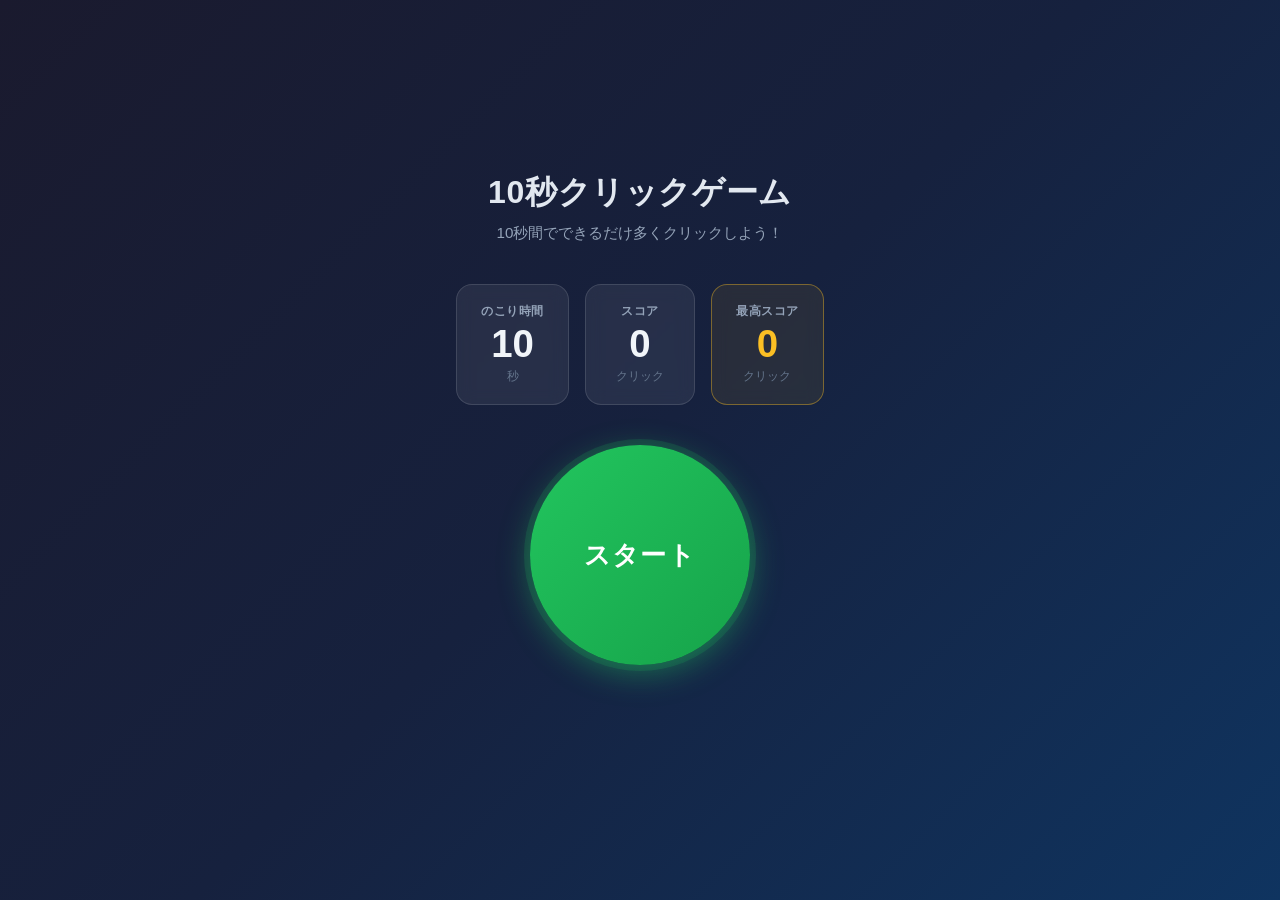
<file: game/index.html>
<!DOCTYPE html>
<html lang="ja">
<head>
  <meta charset="UTF-8" />
  <meta name="viewport" content="width=device-width, initial-scale=1.0" />
  <title>10秒クリックゲーム</title>
  <link rel="stylesheet" href="style.css" />
</head>
<body>

  <div class="container">

    <!-- タイトル -->
    <h1 class="title">10秒クリックゲーム</h1>
    <p class="subtitle">10秒間でできるだけ多くクリックしよう！</p>

    <!-- スコア・タイマー表示エリア -->
    <div class="info-area">
      <div class="info-box">
        <div class="info-label">のこり時間</div>
        <div class="info-value" id="timer">10</div>
        <div class="info-unit">秒</div>
      </div>
      <div class="info-box">
        <div class="info-label">スコア</div>
        <div class="info-value" id="score">0</div>
        <div class="info-unit">クリック</div>
      </div>
      <div class="info-box best">
        <div class="info-label">最高スコア</div>
        <div class="info-value" id="best-score">0</div>
        <div class="info-unit">クリック</div>
      </div>
    </div>

    <!-- メインボタン（スタート / クリック） -->
    <button class="main-btn" id="main-btn" onclick="handleButtonClick()">
      スタート
    </button>

    <!-- ゲーム終了後のメッセージ -->
    <div class="result-message" id="result-message"></div>

  </div>

  <script src="script.js"></script>
</body>
</html>
</file>
<file: game/style.css>
/* ===== 全体のリセットと基本設定 ===== */
* {
  box-sizing: border-box;
  margin: 0;
  padding: 0;
}

body {
  font-family: 'Segoe UI', 'Hiragino Kaku Gothic ProN', sans-serif;
  background: linear-gradient(135deg, #1a1a2e 0%, #16213e 50%, #0f3460 100%);
  min-height: 100vh;
  display: flex;
  align-items: center;
  justify-content: center;
  color: #fff;
}

/* ===== ゲームのコンテナ ===== */
.container {
  text-align: center;
  padding: 2.5rem;
  max-width: 480px;
  width: 100%;
}

/* ===== タイトル ===== */
.title {
  font-size: 2rem;
  font-weight: 800;
  margin-bottom: 0.5rem;
  letter-spacing: 0.02em;
  color: #e2e8f0;
}

.subtitle {
  font-size: 0.95rem;
  color: #94a3b8;
  margin-bottom: 2.5rem;
}

/* ===== スコア・タイマー表示 ===== */
.info-area {
  display: flex;
  gap: 1rem;
  justify-content: center;
  margin-bottom: 2.5rem;
  flex-wrap: wrap;
}

.info-box {
  background: rgba(255, 255, 255, 0.07);
  border: 1px solid rgba(255, 255, 255, 0.12);
  border-radius: 16px;
  padding: 1.2rem 1.5rem;
  min-width: 110px;
  backdrop-filter: blur(8px);
}

/* 最高スコアは少し目立たせる */
.info-box.best {
  border-color: rgba(251, 191, 36, 0.4);
  background: rgba(251, 191, 36, 0.08);
}
.info-box.best .info-value {
  color: #fbbf24;
}

.info-label {
  font-size: 0.72rem;
  color: #94a3b8;
  text-transform: uppercase;
  letter-spacing: 0.05em;
  margin-bottom: 0.4rem;
  font-weight: 600;
}

.info-value {
  font-size: 2.4rem;
  font-weight: 800;
  line-height: 1;
  color: #f1f5f9;
  margin-bottom: 0.3rem;
  /* 数字が変わるときの軽いアニメーション */
  transition: transform 0.08s ease;
}

/* 数字が増えたときのポップ感 */
.info-value.pop {
  transform: scale(1.25);
}

.info-unit {
  font-size: 0.75rem;
  color: #64748b;
}

/* ===== タイマーが3秒以下になったら赤く表示 ===== */
.info-value.danger {
  color: #f87171;
}

/* ===== メインボタン ===== */
.main-btn {
  width: 220px;
  height: 220px;
  border-radius: 50%;
  border: none;
  font-size: 1.6rem;
  font-weight: 800;
  color: #fff;
  cursor: pointer;
  transition: transform 0.1s ease, box-shadow 0.1s ease;
  position: relative;
  overflow: hidden;
  letter-spacing: 0.04em;

  /* 待機中（スタートボタン）のスタイル */
  background: linear-gradient(135deg, #22c55e, #16a34a);
  box-shadow: 0 8px 32px rgba(34, 197, 94, 0.45),
              0 0 0 6px rgba(34, 197, 94, 0.15);
}

/* ゲーム中のスタイル */
.main-btn.playing {
  background: linear-gradient(135deg, #3b82f6, #1d4ed8);
  box-shadow: 0 8px 32px rgba(59, 130, 246, 0.45),
              0 0 0 6px rgba(59, 130, 246, 0.15);
}

/* ボタンを押したときの凹み感 */
.main-btn:active {
  transform: scale(0.93);
  box-shadow: 0 2px 12px rgba(0, 0, 0, 0.3);
}

/* ゲーム終了後はボタンを無効化 */
.main-btn:disabled {
  opacity: 0.45;
  cursor: not-allowed;
  transform: none;
}

/* ホバー時の浮き上がり（タッチデバイス以外） */
@media (hover: hover) {
  .main-btn:not(:disabled):hover {
    transform: scale(1.04);
  }
}

/* クリック時のリップルエフェクト */
.ripple {
  position: absolute;
  width: 60px;
  height: 60px;
  border-radius: 50%;
  background: rgba(255, 255, 255, 0.35);
  transform: scale(0);
  animation: ripple-anim 0.4s ease-out forwards;
  pointer-events: none;
}

@keyframes ripple-anim {
  to {
    transform: scale(4);
    opacity: 0;
  }
}

/* ===== 結果メッセージ ===== */
.result-message {
  margin-top: 2rem;
  font-size: 1.15rem;
  font-weight: 700;
  color: #fbbf24;
  min-height: 2rem;
  opacity: 0;
  transform: translateY(10px);
  transition: opacity 0.4s ease, transform 0.4s ease;
}

.result-message.show {
  opacity: 1;
  transform: translateY(0);
}

/* ===== スマートフォン対応 ===== */
@media (max-width: 480px) {
  .container {
    padding: 2rem 1.25rem;
  }

  .title {
    font-size: 1.6rem;
  }

  .main-btn {
    width: 180px;
    height: 180px;
    font-size: 1.35rem;
  }

  .info-value {
    font-size: 2rem;
  }
}
</file>
